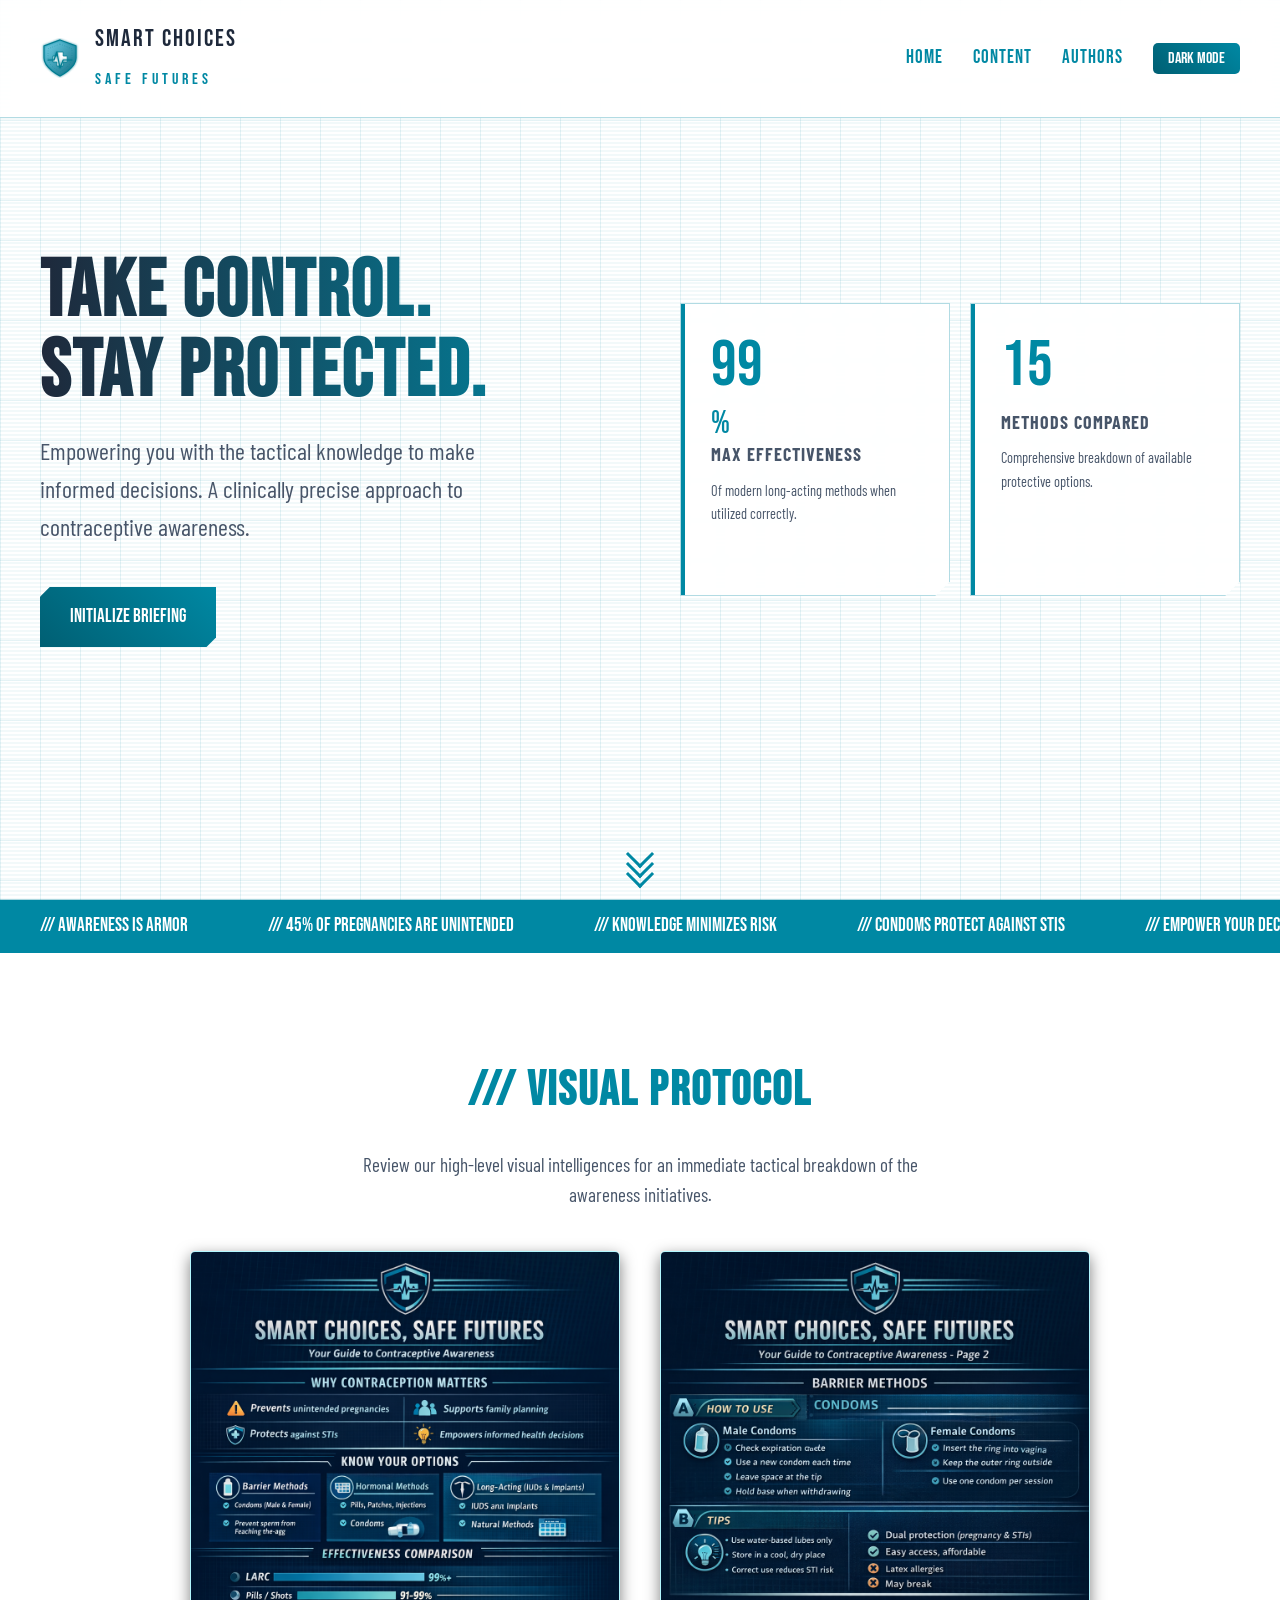
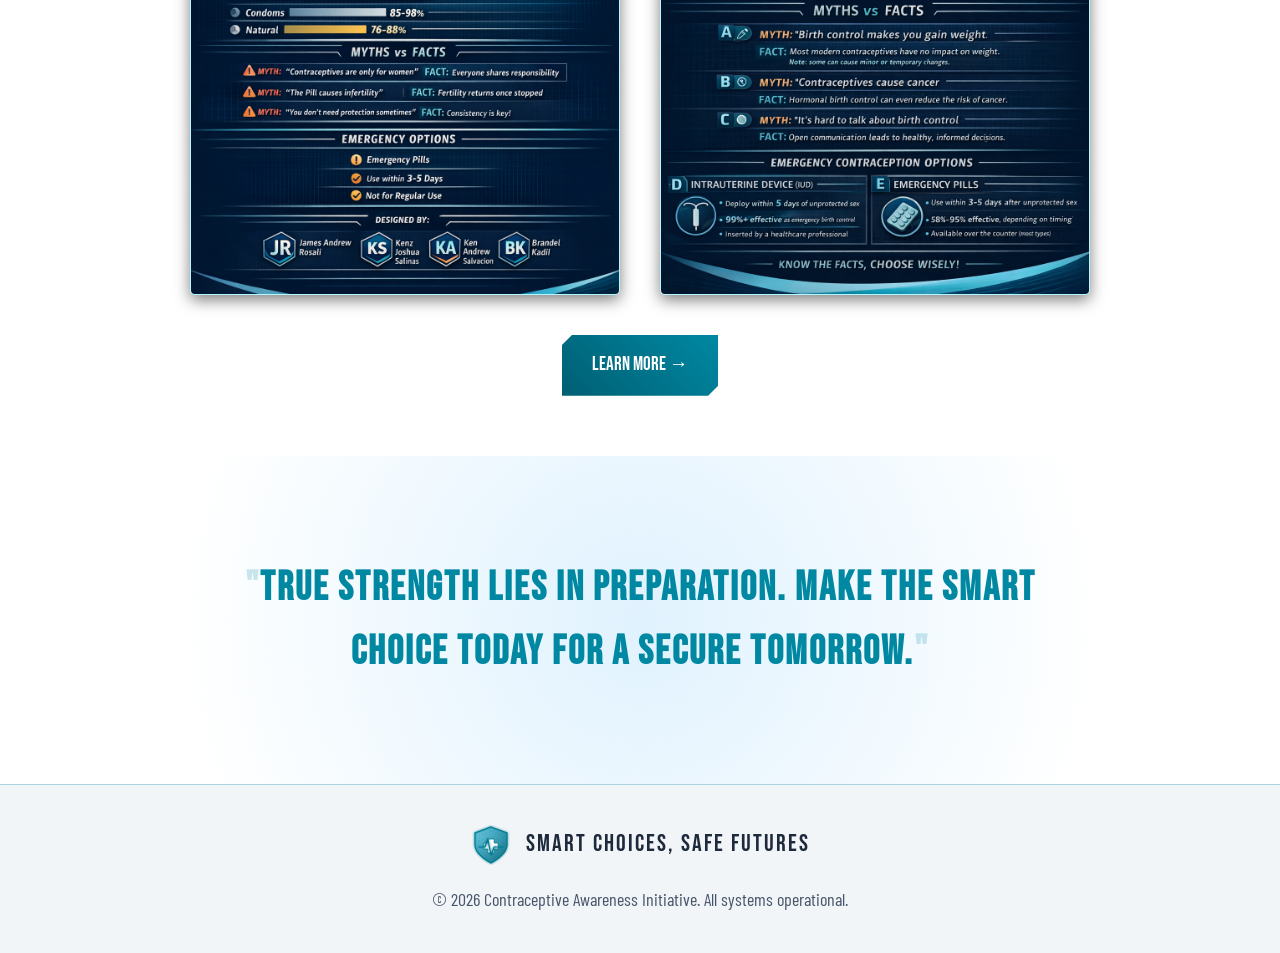
<file: index.html>
<!DOCTYPE html>
<html lang="en">
<head>
    <meta charset="UTF-8">
    <meta name="viewport" content="width=device-width, initial-scale=1.0">
    <title>Smart Choices, Safe Futures</title>
    <!-- Fonts -->
    <link rel="preconnect" href="https://fonts.googleapis.com">
    <link rel="preconnect" href="https://fonts.gstatic.com" crossorigin>
    <link href="https://fonts.googleapis.com/css2?family=Barlow+Condensed:wght@400;600;700&family=Bebas+Neue&display=swap" rel="stylesheet">
    
    <link rel="stylesheet" href="css/style.css">
    <link rel="icon" type="image/svg+xml" href="assets/logo-light.svg" id="favicon">
</head>
<body>
    <div class="bg-grid"></div>
    <div class="scanline"></div>

    <nav>
        <div class="brand">
            <img src="assets/logo-light.svg" alt="Smart Choices Logo" id="brand-logo">
            <span>SMART CHOICES<br><small style="color:var(--accent-cyan); font-size:1rem; letter-spacing: 4px;">SAFE FUTURES</small></span>
        </div>
        <div class="hamburger" id="hamburger">
            <span></span>
            <span></span>
            <span></span>
        </div>
        <div class="nav-links" id="nav-links">
            <a href="index.html">Home</a>
            <a href="content.html">Content</a>
            <a href="authors.html">Authors</a>
            <button id="theme-toggle" class="btn-primary" style="padding: 5px 15px; font-size: 1rem; clip-path: none; border-radius: 5px;">Dark Mode</button>
        </div>
    </nav>

    <section class="hero">
        <div class="hero-content">
            <h1>Take Control.<br>Stay Protected.</h1>
            <p>Empowering you with the tactical knowledge to make informed decisions. A clinically precise approach to contraceptive awareness.</p>
            <a href="content.html" class="btn-primary">Initialize Briefing</a>
        </div>
        <div class="hero-stats">
            <div class="stat-card">
                <div class="stat-number counter" data-target="99">0</div><span class="stat-number" style="font-size:2rem">%</span>
                <div class="stat-label">Max Effectiveness</div>
                <p style="font-size: 0.9rem; margin-top:10px; color:var(--text-secondary);">Of modern long-acting methods when utilized correctly.</p>
            </div>
            <div class="stat-card">
                <div class="stat-number counter" data-target="15">0</div>
                <div class="stat-label">Methods Compared</div>
                <p style="font-size: 0.9rem; margin-top:10px; color:var(--text-secondary);">Comprehensive breakdown of available protective options.</p>
            </div>
        </div>
        
        <a href="#explore" class="scroll-indicator">
            <span></span>
            <span></span>
            <span></span>
        </a>
    </section>

    <div class="ticker-wrap" id="explore">
        <div class="ticker">
            <div class="ticker-item">/// AWARENESS IS ARMOR</div>
            <div class="ticker-item">/// 45% OF PREGNANCIES ARE UNINTENDED</div>
            <div class="ticker-item">/// KNOWLEDGE MINIMIZES RISK</div>
            <div class="ticker-item">/// CONDOMS PROTECT AGAINST STIs</div>
            <div class="ticker-item">/// EMPOWER YOUR DECISIONS</div>
            <div class="ticker-item">/// AWARENESS IS ARMOR</div>
            <div class="ticker-item">/// 45% OF PREGNANCIES ARE UNINTENDED</div>
            <div class="ticker-item">/// KNOWLEDGE MINIMIZES RISK</div>
        </div>
    </div>

    <section class="home-infographics" style="text-align: center; padding-bottom: 60px;">
        <div class="container" style="display: flex; flex-direction: column; align-items: center;">
            <h2 style="font-size: 3rem; color: var(--accent-cyan); margin-bottom: 20px;">/// Visual Protocol</h2>
            <p style="color: var(--text-secondary); margin-bottom: 40px; max-width: 600px; font-size: 1.2rem;">Review our high-level visual intelligences for an immediate tactical breakdown of the awareness initiatives.</p>
            <div class="infographics-grid" style="margin-bottom: 40px; max-width: 900px; width: 100%;">
                <img src="assets/Page%201.png" alt="Awareness Infographic Page 1" class="lightbox-trigger">
                <img src="assets/Page%202.png" alt="Awareness Infographic Page 2" class="lightbox-trigger">
            </div>
            <a href="content.html#sec-h" class="btn-primary">Learn More &rarr;</a>
        </div>
    </section>

    <section class="pull-quote-section">
        <div class="container">
            <h2 class="pull-quote">True strength lies in preparation. Make the smart choice today for a secure tomorrow.</h2>
        </div>
    </section>

    <footer>
        <div class="container">
            <div class="brand" style="justify-content:center; margin-bottom: 20px;">
                <img src="assets/logo-light.svg" alt="Logo" class="footer-logo">
                <span>SMART CHOICES, SAFE FUTURES</span>
            </div>
            <p>&copy; 2026 Contraceptive Awareness Initiative. All systems operational.</p>
        </div>
    </footer>

    <script src="js/main.js"></script>
</body>
</html>
</file>
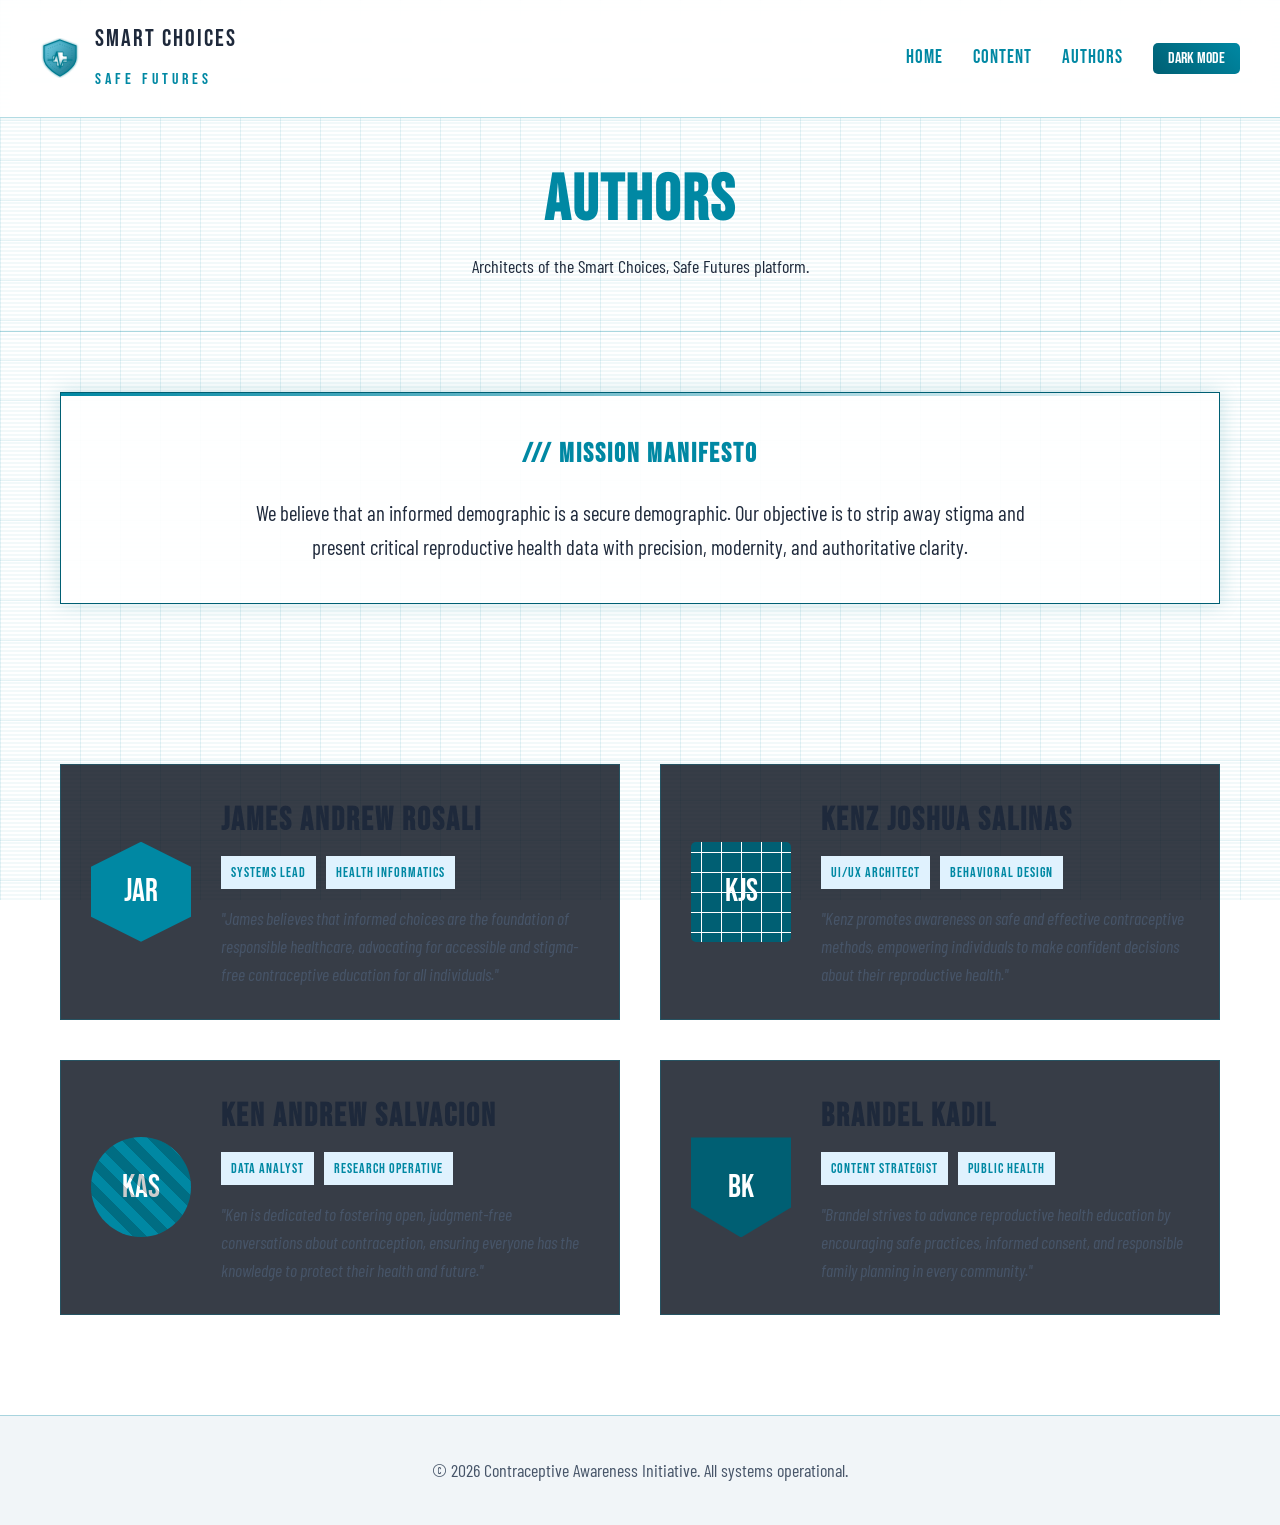
<file: authors.html>
<!DOCTYPE html>
<html lang="en">
<head>
    <meta charset="UTF-8">
    <meta name="viewport" content="width=device-width, initial-scale=1.0">
    <title>Authors | Smart Choices, Safe Futures</title>
    <!-- Fonts -->
    <link rel="preconnect" href="https://fonts.googleapis.com">
    <link rel="preconnect" href="https://fonts.gstatic.com" crossorigin>
    <link href="https://fonts.googleapis.com/css2?family=Barlow+Condensed:wght@400;600;700&family=Bebas+Neue&display=swap" rel="stylesheet">
    
    <link rel="stylesheet" href="css/style.css">
    <link rel="stylesheet" href="css/authors.css">
    <link rel="icon" type="image/svg+xml" href="assets/logo-light.svg" id="favicon">
</head>
<body>
    <div class="bg-grid"></div>
    <div class="scanline"></div>

    <nav>
        <div class="brand">
            <img src="assets/logo-light.svg" alt="Smart Choices Logo" id="brand-logo">
            <span>SMART CHOICES<br><small style="color:var(--accent-cyan); font-size:1rem; letter-spacing: 4px;">SAFE FUTURES</small></span>
        </div>
        <div class="hamburger" id="hamburger">
            <span></span>
            <span></span>
            <span></span>
        </div>
        <div class="nav-links" id="nav-links">
            <a href="index.html">Home</a>
            <a href="content.html">Content</a>
            <a href="authors.html">Authors</a>
            <button id="theme-toggle" class="btn-primary" style="padding: 5px 15px; font-size: 1rem; clip-path: none; border-radius: 5px;">Dark Mode</button>
        </div>
    </nav>

    <header class="page-header">
        <div class="container">
            <h1 class="page-title">Authors</h1>
            <p>Architects of the Smart Choices, Safe Futures platform.</p>
        </div>
    </header>

    <section class="manifesto-section">
        <div class="container">
            <div class="manifesto-box">
                <h2>/// Mission Manifesto</h2>
                <p>We believe that an informed demographic is a secure demographic. Our objective is to strip away stigma and present critical reproductive health data with precision, modernity, and authoritative clarity.</p>
            </div>
        </div>
    </section>

    <section class="team-section">
        <div class="container">
            <div class="grid-2">
                <!-- James -->
                <div class="author-card">
                    <div class="avatar avatar-hex">JAR</div>
                    <div class="author-info">
                        <h3>James Andrew Rosali</h3>
                        <div class="tags">
                            <span class="tag">Systems Lead</span>
                            <span class="tag">Health Informatics</span>
                        </div>
                        <p class="aspiration">"James believes that informed choices are the foundation of responsible healthcare, advocating for accessible and stigma-free contraceptive education for all individuals."</p>
                    </div>
                </div>

                <!-- Kenz -->
                <div class="author-card">
                    <div class="avatar avatar-circuit">KJS</div>
                    <div class="author-info">
                        <h3>Kenz Joshua Salinas</h3>
                        <div class="tags">
                            <span class="tag">UI/UX Architect</span>
                            <span class="tag">Behavioral Design</span>
                        </div>
                        <p class="aspiration">"Kenz promotes awareness on safe and effective contraceptive methods, empowering individuals to make confident decisions about their reproductive health."</p>
                    </div>
                </div>

                <!-- Ken -->
                <div class="author-card">
                    <div class="avatar avatar-dna">KAS</div>
                    <div class="author-info">
                        <h3>Ken Andrew Salvacion</h3>
                        <div class="tags">
                            <span class="tag">Data Analyst</span>
                            <span class="tag">Research Operative</span>
                        </div>
                        <p class="aspiration">"Ken is dedicated to fostering open, judgment-free conversations about contraception, ensuring everyone has the knowledge to protect their health and future."</p>
                    </div>
                </div>

                <!-- Brandel -->
                <div class="author-card">
                    <div class="avatar avatar-shield">BK</div>
                    <div class="author-info">
                        <h3>Brandel Kadil</h3>
                        <div class="tags">
                            <span class="tag">Content Strategist</span>
                            <span class="tag">Public Health</span>
                        </div>
                        <p class="aspiration">"Brandel strives to advance reproductive health education by encouraging safe practices, informed consent, and responsible family planning in every community."</p>
                    </div>
                </div>

            </div>
        </div>
    </section>



    <footer>
        <div class="container">
            <p>&copy; 2026 Contraceptive Awareness Initiative. All systems operational.</p>
        </div>
    </footer>

    <script src="js/main.js"></script>
</body>
</html>
</file>
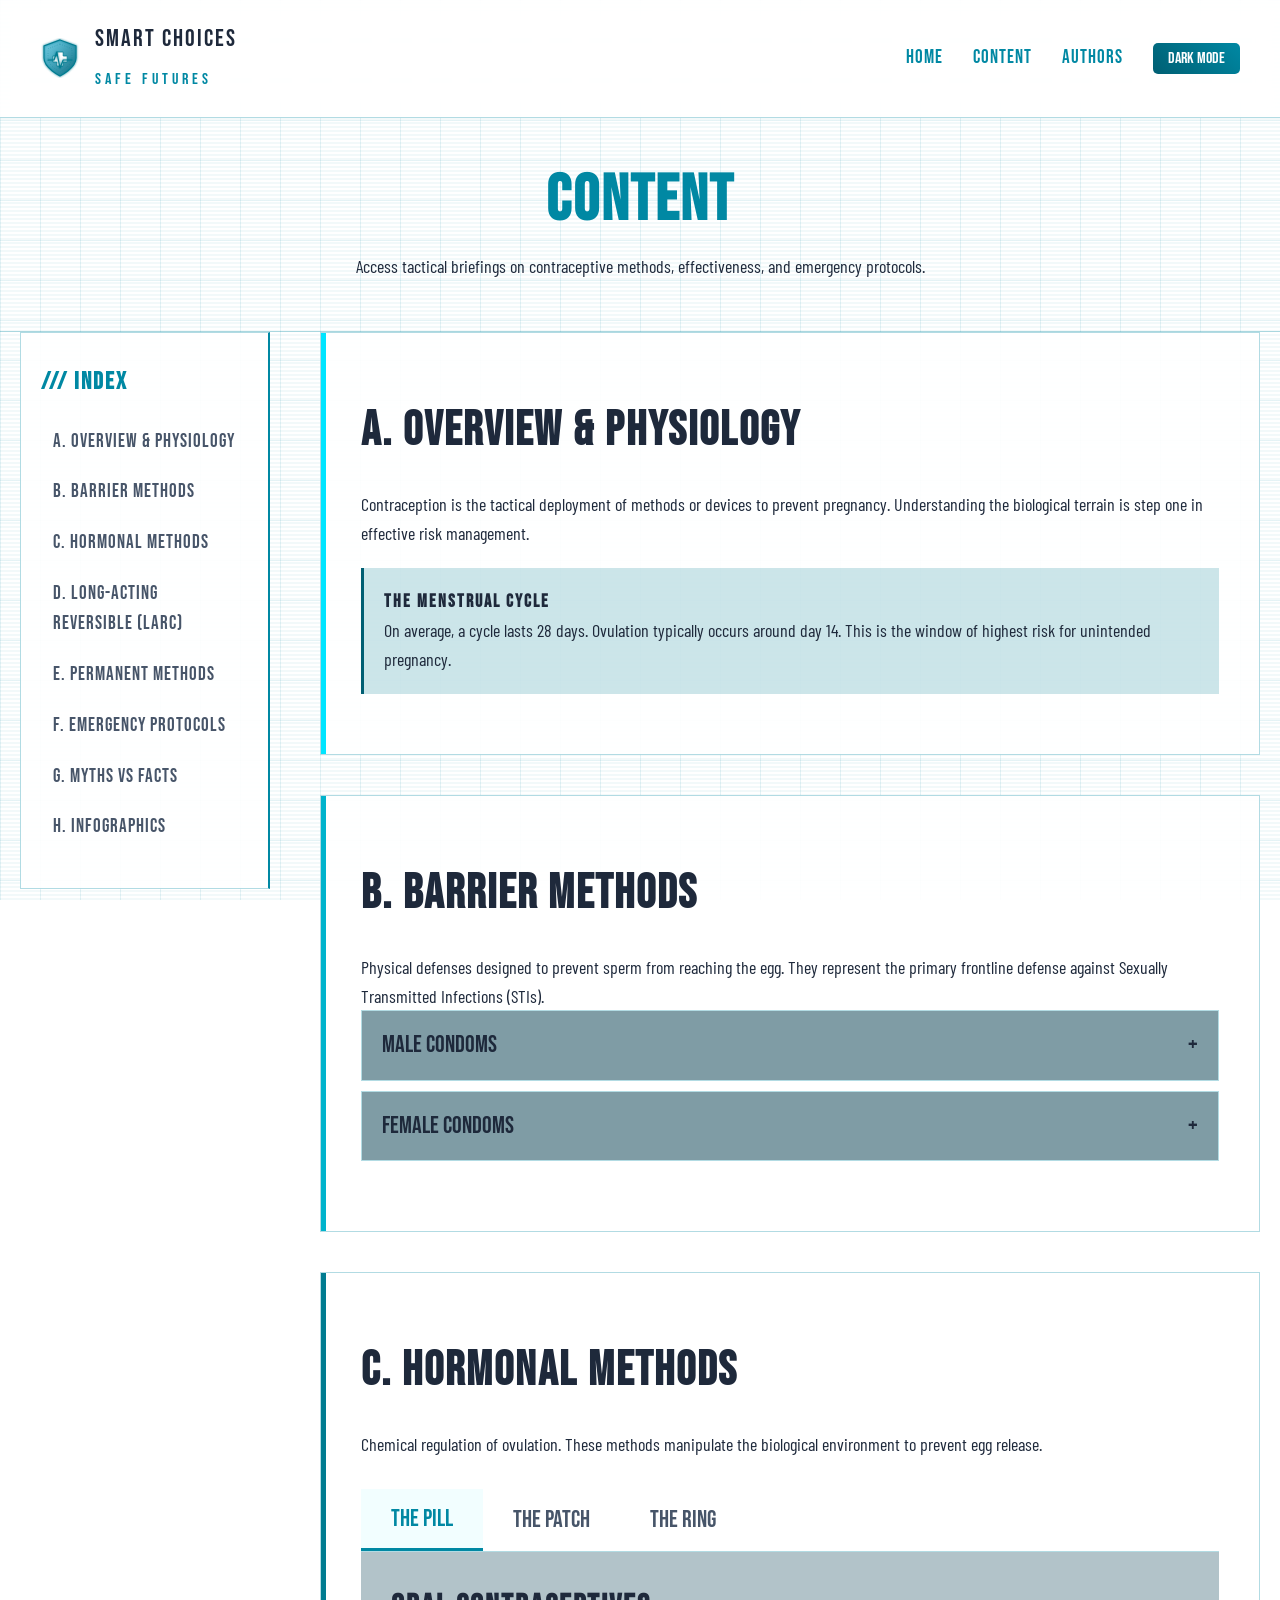
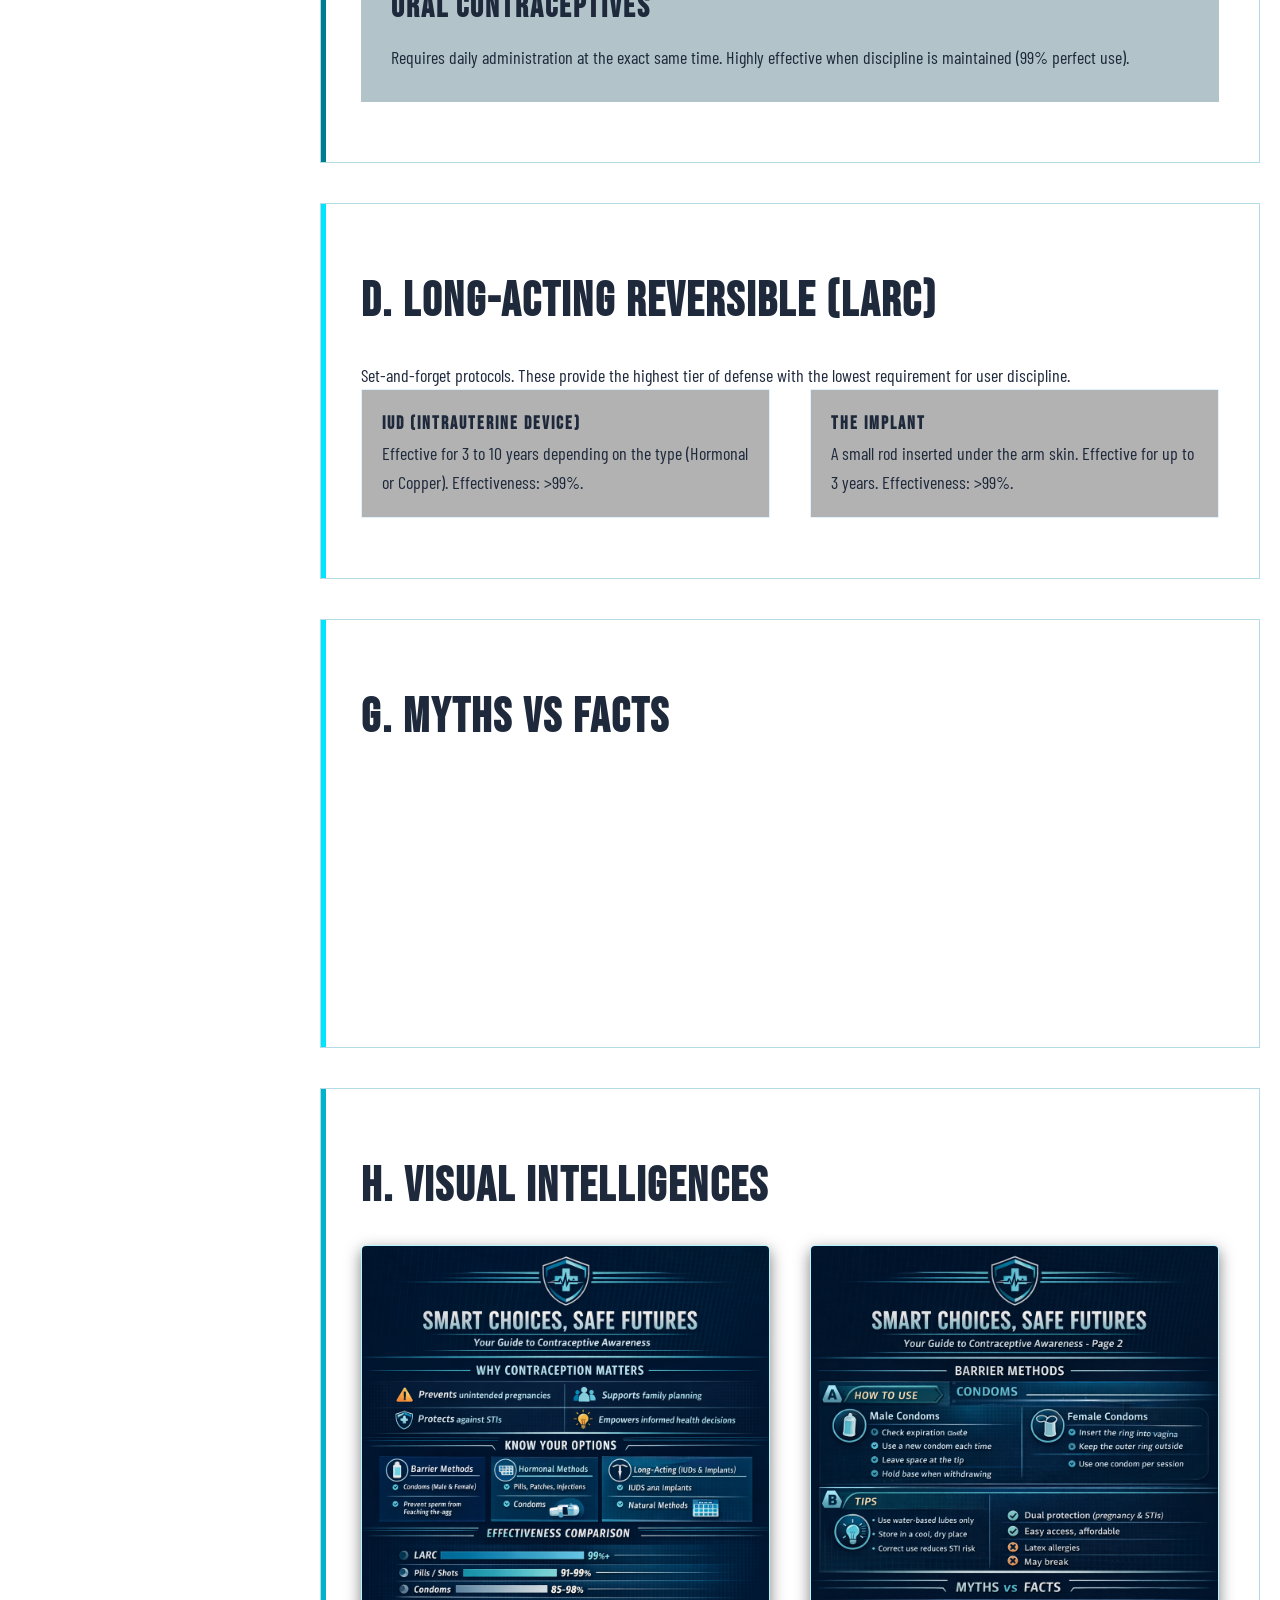
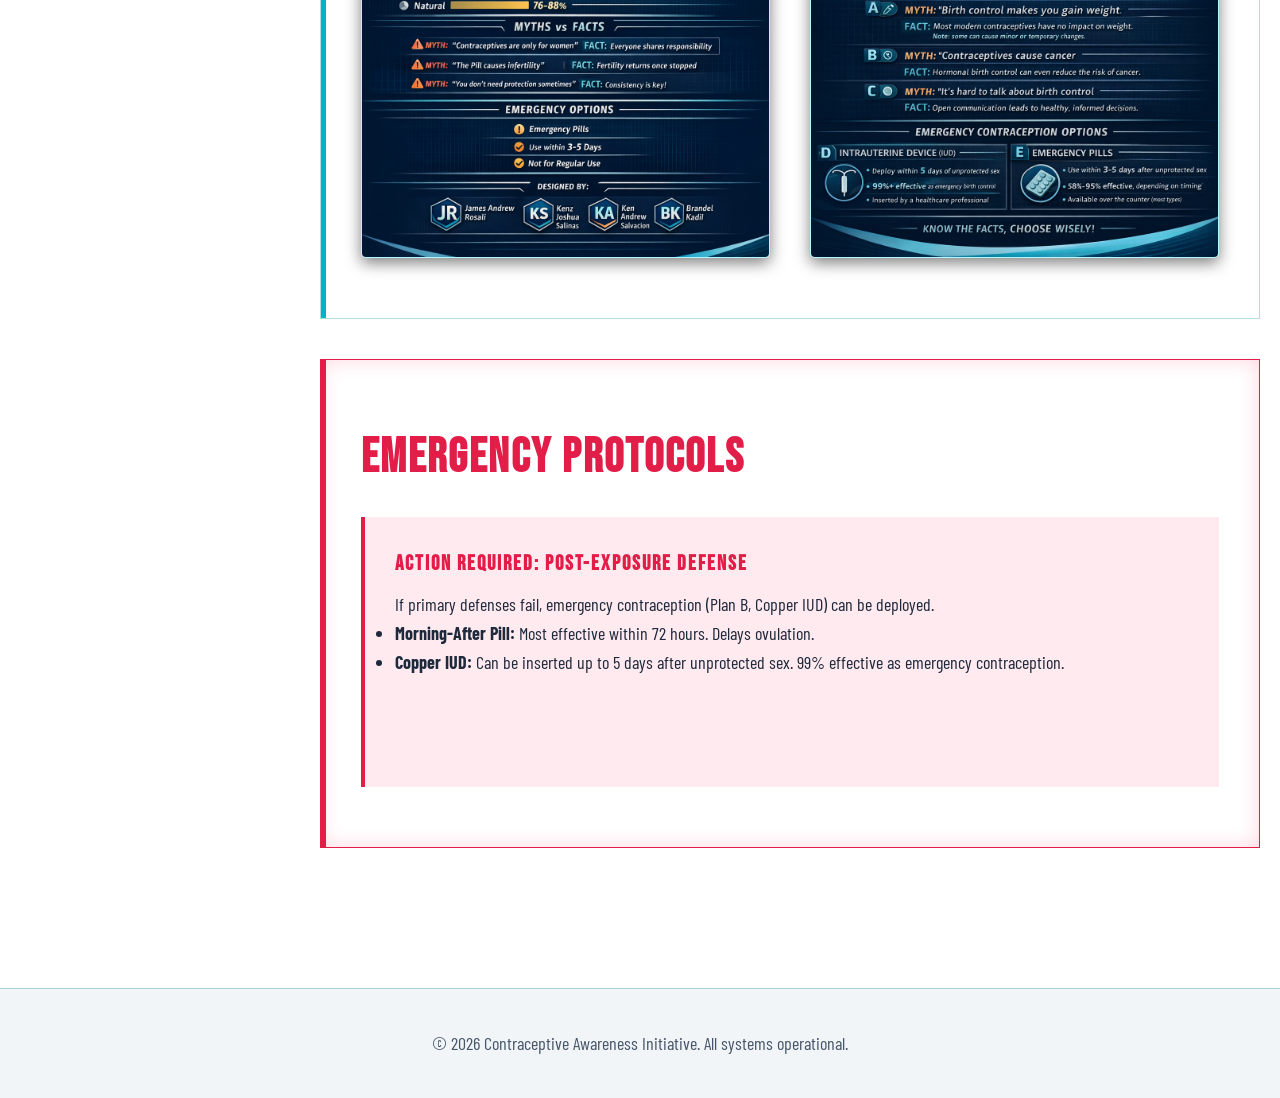
<file: content.html>
<!DOCTYPE html>
<html lang="en">
<head>
    <meta charset="UTF-8">
    <meta name="viewport" content="width=device-width, initial-scale=1.0">
    <title>Content | Smart Choices, Safe Futures</title>
    <!-- Fonts -->
    <link href="https://fonts.googleapis.com/css2?family=Barlow+Condensed:wght@400;600;700&family=Bebas+Neue&display=swap" rel="stylesheet">
    <link rel="stylesheet" href="css/style.css">
    <link rel="stylesheet" href="css/content.css">
    <link rel="icon" type="image/svg+xml" href="assets/logo-light.svg" id="favicon">
</head>
<body>
    <div class="bg-grid"></div>
    <div class="scanline"></div>

    <nav>
        <div class="brand">
            <img src="assets/logo-light.svg" alt="Smart Choices Logo" id="brand-logo">
            <span>SMART CHOICES<br><small style="color:var(--accent-cyan); font-size:1rem; letter-spacing: 4px;">SAFE FUTURES</small></span>
        </div>
        <div class="hamburger" id="hamburger">
            <span></span>
            <span></span>
            <span></span>
        </div>
        <div class="nav-links" id="nav-links">
            <a href="index.html">Home</a>
            <a href="content.html">Content</a>
            <a href="authors.html">Authors</a>
            <button id="theme-toggle" class="btn-primary" style="padding: 5px 15px; font-size: 1rem; clip-path: none; border-radius: 5px;">Dark Mode</button>
        </div>
    </nav>

    <header class="page-header">
        <div class="container">
            <h1 class="page-title">Content</h1>
            <p>Access tactical briefings on contraceptive methods, effectiveness, and emergency protocols.</p>
        </div>
    </header>

    <div class="content-layout container">
        <!-- Sticky TOC -->
        <aside class="toc">
            <h3>/// Index</h3>
            <ul id="toc-list">
                <li><a href="#sec-a">A. Overview & Physiology</a></li>
                <li><a href="#sec-b">B. Barrier Methods</a></li>
                <li><a href="#sec-c">C. Hormonal Methods</a></li>
                <li><a href="#sec-d">D. Long-Acting Reversible (LARC)</a></li>
                <li><a href="#sec-e">E. Permanent Methods</a></li>
                <li><a href="#sec-f">F. Emergency Protocols</a></li>
                <li><a href="#sec-g">G. Myths vs Facts</a></li>
                <li><a href="#sec-h">H. Infographics</a></li>
            </ul>
        </aside>

        <!-- Main Content -->
        <main class="content-sections">

            <!-- Section A: Overview -->
            <section id="sec-a" class="content-sec color-a">
                <h2>A. Overview & Physiology</h2>
                <p>Contraception is the tactical deployment of methods or devices to prevent pregnancy. Understanding the biological terrain is step one in effective risk management.</p>
                <div class="info-panel">
                    <h4>The Menstrual Cycle</h4>
                    <p>On average, a cycle lasts 28 days. Ovulation typically occurs around day 14. This is the window of highest risk for unintended pregnancy.</p>
                </div>
            </section>

            <!-- Section B: Barrier Methods -->
            <section id="sec-b" class="content-sec color-b">
                <h2>B. Barrier Methods</h2>
                <p>Physical defenses designed to prevent sperm from reaching the egg. They represent the primary frontline defense against Sexually Transmitted Infections (STIs).</p>
                
                <!-- Accordions -->
                <div class="accordion">
                    <div class="acc-header">Male Condoms <span class="acc-icon">+</span></div>
                    <div class="acc-body">
                        <p><strong>Effectiveness:</strong> 85% (Typical Use) - 98% (Perfect Use)</p>
                        <p><strong>Pros:</strong> Protects against STIs, easily accessible, no hormones.</p>
                        <p><strong>Cons:</strong> Requires discipline before every deployment, risk of breakage.</p>
                        <div class="eff-bar-wrap">
                            <div class="eff-label">Perfect Use</div>
                            <div class="eff-bar"><div class="eff-fill" data-width="98%"></div></div>
                        </div>
                    </div>
                </div>
                <div class="accordion">
                    <div class="acc-header">Female Condoms <span class="acc-icon">+</span></div>
                    <div class="acc-body">
                        <p><strong>Effectiveness:</strong> 79% (Typical) - 95% (Perfect)</p>
                        <p>Can be inserted hours prior, providing STI protection and autonomy.</p>
                    </div>
                </div>
            </section>

            <!-- Section C: Hormonal -->
            <section id="sec-c" class="content-sec color-c">
                <h2>C. Hormonal Methods</h2>
                <p>Chemical regulation of ovulation. These methods manipulate the biological environment to prevent egg release.</p>
                
                <!-- Tabs -->
                <div class="tabs">
                    <div class="tab-headers">
                        <button class="tab-btn active" data-tab="tab-pill">The Pill</button>
                        <button class="tab-btn" data-tab="tab-patch">The Patch</button>
                        <button class="tab-btn" data-tab="tab-ring">The Ring</button>
                    </div>
                    <div class="tab-content active" id="tab-pill">
                        <h4>Oral Contraceptives</h4>
                        <p>Requires daily administration at the exact same time. Highly effective when discipline is maintained (99% perfect use).</p>
                    </div>
                    <div class="tab-content" id="tab-patch">
                        <h4>Transdermal Patch</h4>
                        <p>Applied to the skin, releasing hormones continuously. Replaced weekly for three weeks, followed by a patch-free week.</p>
                    </div>
                    <div class="tab-content" id="tab-ring">
                        <h4>Vaginal Ring</h4>
                        <p>Flexible ring inserted for three weeks. Self-administered and highly effective.</p>
                    </div>
                </div>
            </section>

            <!-- Section D: LARC -->
            <section id="sec-d" class="content-sec color-d">
                <h2>D. Long-Acting Reversible (LARC)</h2>
                <p>Set-and-forget protocols. These provide the highest tier of defense with the lowest requirement for user discipline.</p>
                <div class="grid-2">
                    <div class="card card-dark">
                        <h4>IUD (Intrauterine Device)</h4>
                        <p>Effective for 3 to 10 years depending on the type (Hormonal or Copper). Effectiveness: >99%.</p>
                    </div>
                    <div class="card card-dark">
                        <h4>The Implant</h4>
                        <p>A small rod inserted under the arm skin. Effective for up to 3 years. Effectiveness: >99%.</p>
                    </div>
                </div>
            </section>

            <!-- Section G: Myths vs Facts -->
            <section id="sec-g" class="content-sec color-g">
                <h2>G. Myths vs Facts</h2>
                <div class="flip-grid">
                    <div class="flip-card">
                        <div class="flip-inner">
                            <div class="flip-front">
                                <h3>MYTH</h3>
                                <p>You can't get pregnant the first time.</p>
                            </div>
                            <div class="flip-back">
                                <h3>FACT</h3>
                                <p>Pregnancy can occur any time ovulation happens and sperm is present, regardless of experience.</p>
                            </div>
                        </div>
                    </div>
                    <div class="flip-card">
                        <div class="flip-inner">
                            <div class="flip-front">
                                <h3>MYTH</h3>
                                <p>Withdrawal (pulling out) is highly effective.</p>
                            </div>
                            <div class="flip-back">
                                <h3>FACT</h3>
                                <p>Pre-ejaculate can carry sperm. Typical use effectiveness is only around 78%.</p>
                            </div>
                        </div>
                    </div>
                </div>
            </section>

            <!-- Section H: Infographics -->
            <section id="sec-h" class="content-sec color-b">
                <h2>H. Visual Intelligences</h2>
                <div class="infographics-grid">
                    <img src="assets/Page%201.png" alt="Awareness Infographic Page 1" class="lightbox-trigger">
                    <img src="assets/Page%202.png" alt="Awareness Infographic Page 2" class="lightbox-trigger">
                </div>
            </section>

            <!-- Section F: Emergency -->
            <section id="sec-f" class="content-sec color-emergency">
                <h2>Emergency Protocols</h2>
                <div class="emergency-box">
                    <h3>ACTION REQUIRED: Post-Exposure Defense</h3>
                    <p>If primary defenses fail, emergency contraception (Plan B, Copper IUD) can be deployed.</p>
                    <ul>
                        <li><strong>Morning-After Pill:</strong> Most effective within 72 hours. Delays ovulation.</li>
                        <li><strong>Copper IUD:</strong> Can be inserted up to 5 days after unprotected sex. 99% effective as emergency contraception.</li>
                    </ul>
                    <a href="#" class="btn-primary" style="margin-top: 20px;">Locate Nearest Clinic</a>
                </div>
            </section>

        </main>
    </div>

    <footer>
        <div class="container">
            <p>&copy; 2026 Contraceptive Awareness Initiative. All systems operational.</p>
        </div>
    </footer>

    <script src="js/main.js"></script>
</body>
</html>
</file>
<file: css/style.css>
:root {
  --bg-color: #ffffff;
  --text-primary: #1e293b;
  --text-secondary: #475569;
  --accent-cyan: #0088a3;
  --accent-teal: #005f73;
  --accent-dark: #e0f2fe;
  --card-bg: rgba(255, 255, 255, 0.9);
  --border-color: rgba(0, 136, 163, 0.3);
  --error-color: #e11d48;
  
  --bg-grid-color: rgba(0, 136, 163, 0.1);
  --nav-bg: rgba(255, 255, 255, 0.9);
  --footer-bg: rgba(240, 244, 248, 0.9);
  
  --font-heading: 'Bebas Neue', sans-serif;
  --font-body: 'Barlow Condensed', sans-serif;
}

[data-theme="dark"] {
  --bg-color: #060D1A;
  --text-primary: #f0f4f8;
  --text-secondary: #8bacc4;
  --accent-cyan: #00e5ff;
  --accent-teal: #007c91;
  --accent-dark: #003b4d;
  --card-bg: rgba(6, 13, 26, 0.7);
  --border-color: rgba(0, 229, 255, 0.2);
  --error-color: #ff3366;
  
  --bg-grid-color: rgba(0, 229, 255, 0.05);
  --nav-bg: rgba(6, 13, 26, 0.8);
  --footer-bg: rgba(6, 13, 26, 0.9);
}

* {
  margin: 0;
  padding: 0;
  box-sizing: border-box;
}

body {
  font-family: var(--font-body);
  background-color: var(--bg-color);
  color: var(--text-primary);
  line-height: 1.6;
  font-size: 18px;
  overflow-x: hidden;
  position: relative;
}

/* Background Grid & Scanlines */
.bg-grid {
  position: fixed;
  top: 0;
  left: 0;
  width: 100vw;
  height: 100vh;
  background-image: 
    linear-gradient(var(--bg-grid-color) 1px, transparent 1px),
    linear-gradient(90deg, var(--bg-grid-color) 1px, transparent 1px);
  background-size: 40px 40px;
  z-index: -2;
  pointer-events: none;
}

.scanline {
  position: fixed;
  top: 0;
  left: 0;
  width: 100vw;
  height: 100vh;
  background: linear-gradient(
    to bottom,
    rgba(255, 255, 255, 0),
    rgba(255, 255, 255, 0) 50%,
    var(--bg-grid-color) 50%,
    var(--bg-grid-color)
  );
  background-size: 100% 4px;
  z-index: -1;
  pointer-events: none;
  animation: scan 10s linear infinite;
  opacity: 0.5;
}

@keyframes scan {
  from { background-position: 0 0; }
  to { background-position: 0 100vh; }
}

html {
  scroll-behavior: smooth;
}

h1, h2, h3, h4, h5, h6 {
  font-family: var(--font-heading);
  letter-spacing: 2px;
  text-transform: uppercase;
}

a {
  color: var(--accent-cyan);
  text-decoration: none;
  transition: all 0.3s ease;
}

a:hover {
  color: var(--text-primary);
  text-shadow: 0 0 10px var(--accent-cyan);
}

/* Navigation */
nav {
  position: fixed;
  top: 0;
  width: 100%;
  padding: 20px 40px;
  display: flex;
  justify-content: space-between;
  align-items: center;
  background: var(--nav-bg);
  backdrop-filter: blur(10px);
  border-bottom: 1px solid var(--border-color);
  z-index: 1000;
}

.brand {
  display: flex;
  align-items: center;
  gap: 15px;
}

.brand img {
  height: 40px;
}

.brand span {
  font-family: var(--font-heading);
  font-size: 1.5rem;
  letter-spacing: 2px;
  color: var(--text-primary);
}

.nav-links {
  display: flex;
  gap: 30px;
}

.nav-links a {
  font-family: var(--font-heading);
  font-size: 1.2rem;
  letter-spacing: 1px;
}

/* Hamburger Menu */
.hamburger {
  display: none;
  cursor: pointer;
  flex-direction: column;
  gap: 6px;
  z-index: 1001;
}

.hamburger span {
  display: block;
  width: 30px;
  height: 3px;
  background-color: var(--text-primary);
  transition: all 0.3s ease;
}

/* Hamburger Animation */
.hamburger.active span:nth-child(1) {
  transform: translateY(9px) rotate(45deg);
}

.hamburger.active span:nth-child(2) {
  opacity: 0;
}

.hamburger.active span:nth-child(3) {
  transform: translateY(-9px) rotate(-45deg);
}

/* Buttons */
.btn-primary {
  display: inline-block;
  padding: 15px 30px;
  background: linear-gradient(45deg, var(--accent-teal), var(--accent-cyan));
  color: var(--bg-color);
  font-family: var(--font-heading);
  font-size: 1.2rem;
  text-transform: uppercase;
  border: none;
  cursor: pointer;
  clip-path: polygon(10px 0, 100% 0, 100% calc(100% - 10px), calc(100% - 10px) 100%, 0 100%, 0 10px);
  transition: all 0.3s ease;
}

.btn-primary:hover {
  background: linear-gradient(45deg, var(--accent-cyan), var(--text-primary));
  transform: translateY(-2px);
  box-shadow: 0 5px 15px rgba(0, 229, 255, 0.4);
  color: var(--bg-color);
}

/* Layout Utilities */
.container {
  max-width: 1200px;
  margin: 0 auto;
  padding: 0 20px;
}

section {
  padding: 100px 0;
}

/* Hero Section */
.hero {
  min-height: 100vh;
  display: flex;
  align-items: center;
  position: relative;
  border-bottom: 1px solid var(--border-color);
}

.hero-content {
  width: 50%;
  padding: 0 40px;
}

.hero h1 {
  font-size: 5rem;
  line-height: 1;
  margin-bottom: 20px;
  background: linear-gradient(to right, var(--text-primary), var(--accent-cyan));
  -webkit-background-clip: text;
  background-clip: text;
  -webkit-text-fill-color: transparent;
}

.hero p {
  font-size: 1.5rem;
  color: var(--text-secondary);
  margin-bottom: 40px;
  max-width: 500px;
}

.hero-stats {
  width: 50%;
  padding: 40px;
  display: grid;
  grid-template-columns: 1fr 1fr;
  gap: 20px;
}

.stat-card {
  background: var(--card-bg);
  border: 1px solid var(--border-color);
  padding: 30px;
  backdrop-filter: blur(5px);
  position: relative;
  overflow: hidden;
  clip-path: polygon(0 0, 100% 0, 100% calc(100% - 15px), calc(100% - 15px) 100%, 0 100%);
}

.stat-card::before {
  content: '';
  position: absolute;
  top: 0;
  left: 0;
  width: 4px;
  height: 100%;
  background: var(--accent-cyan);
}

.stat-number {
  font-family: var(--font-heading);
  font-size: 4rem;
  color: var(--accent-cyan);
  line-height: 1;
  margin-bottom: 10px;
}

.stat-label {
  text-transform: uppercase;
  color: var(--text-secondary);
  font-weight: bold;
  letter-spacing: 1px;
}

/* Scroll Indicator */
.scroll-indicator {
  position: absolute;
  bottom: 0px;
  left: 50%;
  transform: translateX(-50%);
  display: flex;
  flex-direction: column;
  align-items: center;
  cursor: pointer;
  z-index: 10;
  padding: 20px;
}
.scroll-indicator span {
  display: block;
  width: 20px;
  height: 20px;
  border-bottom: 3px solid var(--accent-cyan);
  border-right: 3px solid var(--accent-cyan);
  transform: rotate(45deg);
  margin: -5px;
  animation: scrollAnim 2s infinite;
}
.scroll-indicator span:nth-child(2) {
  animation-delay: -0.2s;
}
.scroll-indicator span:nth-child(3) {
  animation-delay: -0.4s;
}
@keyframes scrollAnim {
  0% { opacity: 0; transform: rotate(45deg) translate(-20px, -20px); }
  50% { opacity: 1; }
  100% { opacity: 0; transform: rotate(45deg) translate(20px, 20px); }
}

/* Ticker */
.ticker-wrap {
  width: 100%;
  overflow: hidden;
  background: var(--accent-cyan);
  color: var(--bg-color);
  padding: 10px 0;
  border-top: 1px solid var(--border-color);
  border-bottom: 1px solid var(--border-color);
}

.ticker {
  display: flex;
  white-space: nowrap;
  animation: ticker 25s linear infinite;
}

.ticker-item {
  font-family: var(--font-heading);
  font-size: 1.2rem;
  padding: 0 40px;
  display: inline-block;
}

@keyframes ticker {
  0% { transform: translateX(0); }
  100% { transform: translateX(-50%); }
}

/* Pull Quote */
.pull-quote-section {
  text-align: center;
  background: radial-gradient(circle at center, var(--accent-dark), transparent 70%);
}

.pull-quote {
  font-size: 2.5rem;
  font-family: var(--font-heading);
  color: var(--accent-cyan);
  max-width: 800px;
  margin: 0 auto;
  position: relative;
}

.pull-quote::before, .pull-quote::after {
  content: '"';
  opacity: 0.2;
}

/* Page Layouts: Content & Authors */
.page-header {
  padding-top: 150px;
  padding-bottom: 50px;
  text-align: center;
  border-bottom: 1px solid var(--border-color);
}

.page-title {
  font-size: 4rem;
  color: var(--accent-cyan);
}

/* Footer */
footer {
  border-top: 1px solid var(--border-color);
  padding: 40px 0;
  text-align: center;
  color: var(--text-secondary);
  background: var(--footer-bg);
}

/* General Layout Utilities */
.grid-2 { display: grid; grid-template-columns: 1fr 1fr; gap: 40px; }
.grid-3 { display: grid; grid-template-columns: repeat(3, 1fr); gap: 30px; }
.grid-4 { display: grid; grid-template-columns: repeat(4, 1fr); gap: 20px; }

/* Responsive adjustments */
@media (max-width: 992px) {
  nav {
    padding: 15px 20px;
  }

  .hamburger {
    display: flex;
  }

  .nav-links {
    position: fixed;
    top: 0;
    right: -100%;
    width: 70%;
    height: 100vh;
    background: var(--nav-bg);
    backdrop-filter: blur(20px);
    flex-direction: column;
    justify-content: center;
    align-items: center;
    gap: 40px;
    transition: right 0.3s ease;
    border-left: 1px solid var(--border-color);
    box-shadow: -10px 0 30px rgba(0, 0, 0, 0.5);
  }

  .nav-links.active {
    right: 0;
  }

  .hero { flex-direction: column; justify-content: center; text-align: center; padding-top: 100px; }
  .hero-content, .hero-stats { width: 100%; padding: 20px; }
}

/* Lightbox Modal */
.lightbox-modal {
  display: none;
  position: fixed;
  z-index: 9999;
  left: 0;
  top: 0;
  width: 100vw;
  height: 100vh;
  background-color: rgba(6, 13, 26, 0.95);
  align-items: center;
  justify-content: center;
  overflow: hidden;
  backdrop-filter: blur(10px);
}
.lightbox-modal.active {
  display: flex;
}
.lightbox-content {
  max-width: 90vw;
  max-height: 90vh;
  border: 2px solid var(--accent-cyan);
  box-shadow: 0 0 30px rgba(0, 229, 255, 0.3);
  animation: zoomIn 0.3s ease;
  object-fit: contain;
}
.lightbox-close {
  position: absolute;
  top: 30px;
  right: 40px;
  color: var(--accent-cyan);
  font-size: 4rem;
  font-family: var(--font-heading);
  cursor: pointer;
  transition: color 0.3s;
  line-height: 1;
}
.lightbox-close:hover {
  color: var(--text-primary);
}
@keyframes zoomIn {
  from { transform: scale(0.95); opacity: 0; }
  to { transform: scale(1); opacity: 1; }
}

/* Infographics Grid */
.infographics-grid {
  display: grid;
  grid-template-columns: repeat(auto-fit, minmax(280px, 1fr));
  gap: 40px;
}
.infographics-grid img {
  width: 100%;
  height: auto;
  border: 1px solid rgba(0, 229, 255, 0.3);
  border-radius: 5px;
  cursor: pointer;
  transition: transform 0.3s ease, box-shadow 0.3s ease, border-color 0.3s ease;
  box-shadow: 0 5px 15px rgba(0, 0, 0, 0.5);
}
.infographics-grid img:hover {
  transform: translateY(-10px);
  box-shadow: 0 20px 40px rgba(0, 229, 255, 0.2);
  border-color: var(--accent-cyan);
}
</file>
<file: css/authors.css>
/* Authors Page Specific Styles */
.manifesto-section {
  padding: 60px 0;
  text-align: center;
}
.manifesto-box {
  background: var(--card-bg);
  border: 1px solid var(--accent-teal);
  padding: 40px;
  position: relative;
  box-shadow: 0 0 20px rgba(0, 124, 145, 0.2);
}
.manifesto-box::before {
  content: '';
  position: absolute;
  top: 0; left: 0;
  width: 100%; height: 3px;
  background: linear-gradient(90deg, var(--accent-cyan), transparent);
}
.manifesto-box h2 {
  color: var(--accent-cyan);
  margin-bottom: 20px;
}
.manifesto-box p {
  font-size: 1.3rem;
  max-width: 800px;
  margin: 0 auto;
  color: var(--text-primary);
}

.author-card {
  background: rgba(6, 13, 26, 0.8);
  border: 1px solid var(--border-color);
  padding: 30px;
  display: flex;
  align-items: center;
  gap: 30px;
  transition: transform 0.3s ease, box-shadow 0.3s ease;
}
.author-card:hover {
  transform: translateY(-5px);
  box-shadow: 0 10px 20px rgba(0, 229, 255, 0.1);
  border-color: var(--accent-cyan);
}

/* Generative Avatars via CSS */
.avatar {
  width: 100px;
  height: 100px;
  flex-shrink: 0;
  display: flex;
  align-items: center;
  justify-content: center;
  font-family: var(--font-heading);
  font-size: 2rem;
  color: var(--bg-color);
}

.avatar-hex {
  background: var(--accent-cyan);
  clip-path: polygon(50% 0%, 100% 25%, 100% 75%, 50% 100%, 0% 75%, 0% 25%);
}

.avatar-circuit {
  background: var(--accent-teal);
  border-radius: 5px;
  background-image: 
    linear-gradient(90deg, transparent 50%, var(--bg-color) 50%, var(--bg-color) 55%, transparent 55%),
    linear-gradient(transparent 50%, var(--bg-color) 50%, var(--bg-color) 55%, transparent 55%);
  background-size: 20px 20px;
}

.avatar-dna {
  background: var(--accent-cyan);
  border-radius: 50%;
  position: relative;
  overflow: hidden;
}
.avatar-dna::after {
  content: '';
  position: absolute;
  width: 100%; height: 100%;
  background: repeating-linear-gradient(45deg, transparent, transparent 10px, rgba(0,0,0,0.2) 10px, rgba(0,0,0,0.2) 20px);
}

.avatar-shield {
  background: var(--accent-teal);
  clip-path: polygon(50% 0%, 100% 0, 100% 70%, 50% 100%, 0 70%, 0 0);
}

.author-info h3 {
  font-size: 2rem;
  color: var(--text-primary);
  margin-bottom: 10px;
}
.tags {
  display: flex;
  gap: 10px;
  margin-bottom: 15px;
}
.tag {
  background: var(--accent-dark);
  color: var(--accent-cyan);
  padding: 5px 10px;
  font-size: 0.9rem;
  font-family: var(--font-heading);
  letter-spacing: 1px;
}
.aspiration {
  font-size: 1.1rem;
  color: var(--text-secondary);
  font-style: italic;
}

/* Timeline */
.timeline {
  position: relative;
  max-width: 800px;
  margin: 0 auto;
}
.timeline::after {
  content: '';
  position: absolute;
  width: 2px;
  background-color: var(--border-color);
  top: 0; bottom: 0; left: 50%;
  margin-left: -1px;
}
.timeline-item {
  padding: 20px 40px;
  position: relative;
  background-color: inherit;
  width: 50%;
}
.timeline-item:nth-child(odd) { left: 0; text-align: right; }
.timeline-item:nth-child(even) { left: 50%; }

.timeline-item::after {
  content: '';
  position: absolute;
  width: 15px; height: 15px;
  right: -8px; background-color: var(--accent-cyan);
  border: 4px solid var(--bg-color);
  top: 25px; border-radius: 50%; z-index: 1;
}
.timeline-item:nth-child(even)::after { left: -8px; }

.timeline-date {
  font-family: var(--font-heading);
  color: var(--accent-cyan);
  font-size: 1.5rem;
  margin-bottom: 5px;
}
.timeline-content {
  padding: 15px;
  background: var(--card-bg);
  border: 1px solid var(--border-color);
  color: var(--text-primary);
}

@media (max-width: 768px) {
  .author-card { flex-direction: column; text-align: center; }
  .timeline::after { left: 31px; }
  .timeline-item { width: 100%; padding-left: 70px; padding-right: 25px; text-align: left; }
  .timeline-item:nth-child(odd), .timeline-item:nth-child(even) { left: 0; }
  .timeline-item::after { left: 22px; }
}
</file>
<file: css/content.css>
/* Content Page Specific Styles */
.content-layout {
  display: flex;
  gap: 50px;
  max-width: 1400px;
  padding-bottom: 100px;
}

/* Sidebar TOC */
.toc {
  width: 250px;
  flex-shrink: 0;
  position: sticky;
  top: 100px;
  height: fit-content;
  background: var(--card-bg);
  padding: 30px 20px;
  border-right: 2px solid var(--accent-cyan);
  border-top: 1px solid var(--border-color);
  border-bottom: 1px solid var(--border-color);
  border-left: 1px solid var(--border-color);
}
.toc h3 {
  color: var(--accent-cyan);
  margin-bottom: 20px;
  font-size: 1.5rem;
}
.toc ul {
  list-style: none;
}
.toc li {
  margin-bottom: 10px;
}
.toc a {
  color: var(--text-secondary);
  font-family: var(--font-heading);
  font-size: 1.2rem;
  letter-spacing: 1px;
  display: block;
  padding: 5px 10px;
  border-left: 2px solid transparent;
  transition: all 0.3s;
}
.toc a:hover, .toc a.active {
  color: var(--text-primary);
  border-left-color: var(--accent-cyan);
  background: rgba(0, 229, 255, 0.1);
}

/* Content Sections */
.content-sections {
  flex-grow: 1;
}

.content-sec {
  padding: 60px 40px;
  margin-bottom: 40px;
  background: var(--card-bg);
  border: 1px solid var(--border-color);
  position: relative;
}
.content-sec::before {
  content: '';
  position: absolute;
  top: 0; left: 0; width: 5px; height: 100%;
}

.content-sec h2 {
  font-size: 3rem;
  margin-bottom: 20px;
  color: var(--text-primary);
}

/* Color Coding for Sections */
.color-a::before { background: #00e5ff; }
.color-b::before { background: #00b3cc; }
.color-c::before { background: #007c91; }
.color-d::before { background: #00e5ff; }
.color-e::before { background: #00b3cc; }
.color-f::before { background: #007c91; }
.color-g::before { background: #00e5ff; }

/* Emergency Sec */
.color-emergency {
  border-color: var(--error-color);
  box-shadow: inset 0 0 20px rgba(255, 51, 102, 0.2);
}
.color-emergency::before { background: var(--error-color); }
.color-emergency h2 { color: var(--error-color); }
.emergency-box {
  background: rgba(255, 51, 102, 0.1);
  padding: 30px;
  border-left: 4px solid var(--error-color);
}
.emergency-box h3 { color: var(--error-color); margin-bottom: 10px; }

/* Info Panels */
.info-panel {
  background: rgba(0, 124, 145, 0.2);
  padding: 20px;
  border-left: 3px solid var(--accent-teal);
  margin-top: 20px;
}

/* Accordion */
.accordion {
  border: 1px solid var(--border-color);
  margin-bottom: 10px;
}
.acc-header {
  padding: 15px 20px;
  background: rgba(0, 59, 77, 0.5);
  font-family: var(--font-heading);
  font-size: 1.5rem;
  cursor: pointer;
  display: flex;
  justify-content: space-between;
  align-items: center;
}
.acc-header:hover {
  background: var(--accent-dark);
}
.acc-body {
  padding: 0 20px;
  max-height: 0;
  overflow: hidden;
  transition: max-height 0.3s ease, padding 0.3s ease;
}
.accordion.active .acc-body {
  padding: 20px;
  max-height: 500px;
}

/* Effectiveness Bar */
.eff-bar-wrap {
  margin-top: 15px;
}
.eff-label {
  font-family: var(--font-heading);
  color: var(--accent-cyan);
  margin-bottom: 5px;
}
.eff-bar {
  width: 100%;
  height: 10px;
  background: var(--bg-color);
  border: 1px solid var(--border-color);
  overflow: hidden;
}
.eff-fill {
  height: 100%;
  background: linear-gradient(90deg, var(--accent-teal), var(--accent-cyan));
  width: 0;
  transition: width 1s ease-out;
}

/* Tabs */
.tabs { margin-top: 30px; }
.tab-headers {
  display: flex;
  border-bottom: 1px solid var(--border-color);
}
.tab-btn {
  background: none; border: none;
  padding: 15px 30px;
  color: var(--text-secondary);
  font-family: var(--font-heading);
  font-size: 1.5rem;
  cursor: pointer;
  transition: all 0.3s;
}
.tab-btn:hover, .tab-btn.active {
  color: var(--accent-cyan);
  border-bottom: 3px solid var(--accent-cyan);
  background: rgba(0, 229, 255, 0.05);
}
.tab-content {
  display: none;
  padding: 30px;
  background: rgba(0, 59, 77, 0.3);
}
.tab-content.active { display: block; }
.tab-content h4 { font-size: 2rem; color: var(--text-primary); margin-bottom: 10px; }

/* Flip Cards (Myths) */
.flip-grid {
  display: grid;
  grid-template-columns: 1fr 1fr;
  gap: 30px;
  margin-top: 30px;
}
.flip-card {
  perspective: 1000px;
  height: 200px;
}
.flip-inner {
  position: relative;
  width: 100%; height: 100%;
  text-align: center;
  transition: transform 0.6s;
  transform-style: preserve-3d;
  cursor: pointer;
}
.flip-card:hover .flip-inner {
  transform: rotateY(180deg);
}
.flip-front, .flip-back {
  position: absolute;
  width: 100%; height: 100%;
  backface-visibility: hidden;
  display: flex;
  flex-direction: column;
  justify-content: center;
  align-items: center;
  padding: 20px;
  border: 1px solid var(--border-color);
}
.flip-front {
  background: var(--card-bg);
}
.flip-back {
  background: rgba(0, 229, 255, 0.1);
  transform: rotateY(180deg);
  border-color: var(--accent-cyan);
}
.flip-front h3 { color: var(--error-color); font-size: 2rem; margin-bottom: 10px; }
.flip-back h3 { color: var(--accent-cyan); font-size: 2rem; margin-bottom: 10px; }

.card-dark {
  background: rgba(0, 0, 0, 0.3);
  padding: 20px;
  border: 1px solid var(--accent-dark);
}

@media (max-width: 992px) {
  .content-layout { flex-direction: column; }
  .toc { position: static; width: 100%; margin-bottom: 30px; }
  .flip-grid { grid-template-columns: 1fr; }
}
</file>
